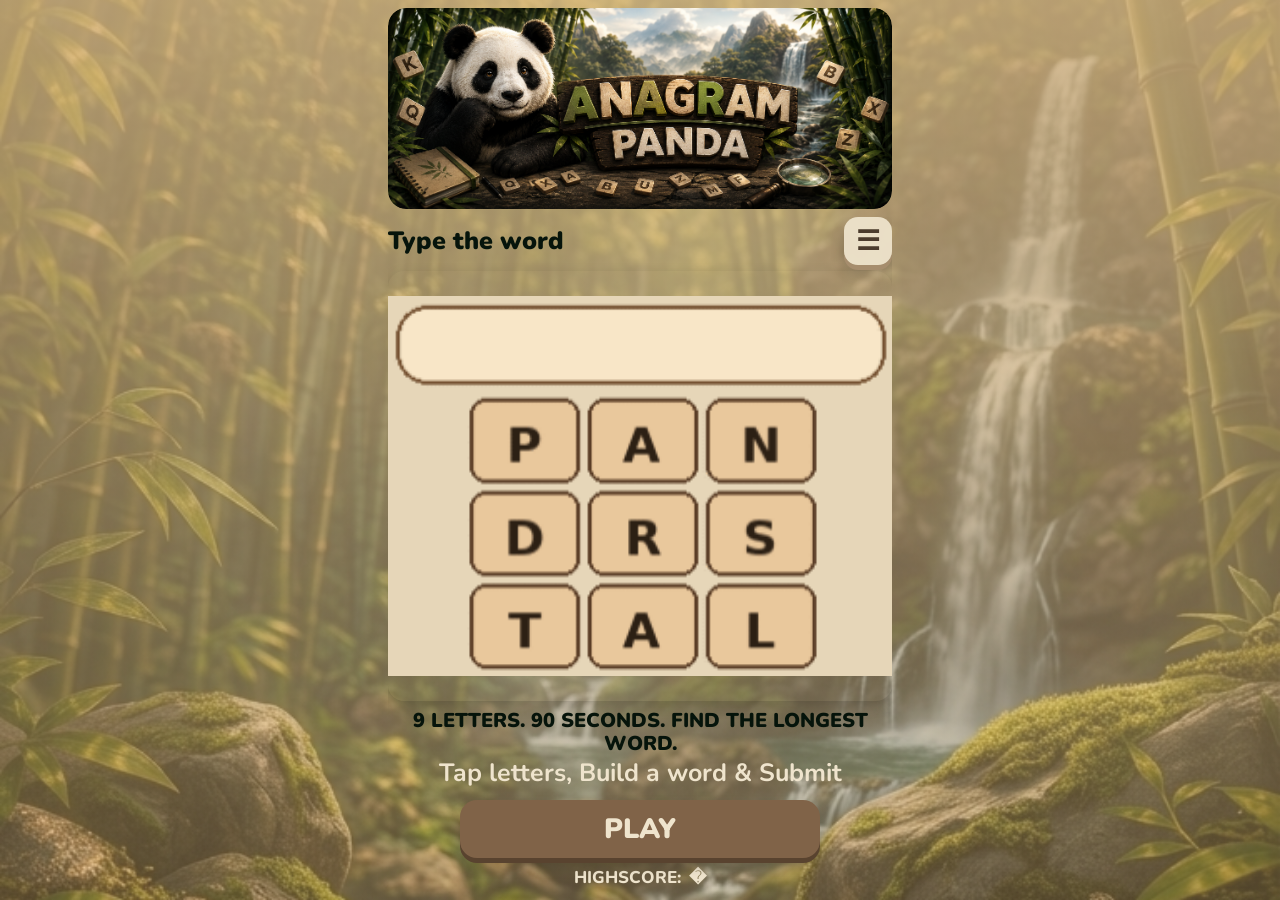
<file: index.html>
<!DOCTYPE html>
<html lang="en">

<head>

<meta charset="UTF-8">

<meta
name="viewport"
content="width=device-width, initial-scale=1, maximum-scale=1, user-scalable=no, viewport-fit=cover">

<link rel="preconnect" href="https://fonts.googleapis.com">
<link rel="preconnect" href="https://fonts.gstatic.com" crossorigin>
<link href="https://fonts.googleapis.com/css2?family=Nunito:wght@400;600;700;800;900&display=swap" rel="stylesheet">



<!-- Google tag (gtag.js) -->
<script async src="https://www.googletagmanager.com/gtag/js?id=G-QW52EWJVKH"></script>

<script>
window.dataLayer = window.dataLayer || [];

function gtag(){
  dataLayer.push(arguments);
}

gtag('js', new Date());
gtag('config', 'G-QW52EWJVKH');
</script>

<title>Anagram Panda</title>

<meta
name="description"
content="Anagram Panda is a fast 9-letter word puzzle game. Find the best word you can before the 90-second timer runs out.">

<link rel="stylesheet" href="home.css">

<link rel="manifest" href="/manifest.json">

<meta name="theme-color" content="#806348">
</head>


<body>

<main class="home">









<!-- LOGO -->





<section class="hero">




<div class="titleArea">

<a
href="game.html"
class="gameLogo">

<img
src="logo.png"
alt="Anagram Panda">

</a>

</div>


<!-- HOW TO PLAY -->

<section
class="howToPlay"
id="howToPlay">

<div class="sectionHeader">

<div class="sectionTitle">
Type the word
</div>



<!-- MENU BUTTON -->

<button
class="menuBtn"
id="menuBtn"
aria-label="Open menu"
aria-expanded="false">
&#9776;

</button>

<nav
class="menuPanel"
id="menuPanel"
aria-hidden="true">

<div class="menuTitle">
MENU
</div>





<button
type="button"
id="audioBtn">
AUDIO
<span id="audioState">ON</span>
</button>

<button
type="button"
id="vibrationBtn">
VIBRATION
<span id="vibrationState">ON</span>
</button>

<a href="about.html">
ABOUT/CONTACT
</a>


<button
type="button"
id="shareBtn">
SHARE GAME
</button>

<button
  type="button"
  id="installBtn">
  INSTALL APP
</button>

<a href="privacy.html">
PRIVACY POLICY
</a>

</nav>


</div>

<div class="howVisual">

<img
src="demo.gif"
class="howBackground"
alt="Anagram Panda gameplay demo">


</div>


<div class="howHeadline">
9 LETTERS. 90 SECONDS. FIND THE LONGEST WORD.
</div>


<div class="howSteps">
Tap letters, Build a word & Submit
</div>

</section>


<!-- PLAY -->

<a
href="game.html"
class="playBtn">

PLAY

</a>


<!-- HIGHEST -->

<section class="quickInfo">

<div class="highestRow">
HIGHSCORE: <strong id="highScore">0</strong>
</div>

</section>


</div>

</section>


</section>


<script>

/* ========================= */
/* MENU */
/* ========================= */

const menuBtn =
document.getElementById("menuBtn");

const menuPanel =
document.getElementById("menuPanel");


menuBtn.addEventListener(
"click",
function(){

const opened =
menuPanel.classList.toggle("open");

menuBtn.setAttribute(
"aria-expanded",
opened
);

menuPanel.setAttribute(
"aria-hidden",
!opened
);

}
);


/* Close menu when selecting a link */

menuPanel
.querySelectorAll("a")
.forEach(function(link){

link.addEventListener(
"click",
function(){

menuPanel.classList.remove("open");

menuBtn.setAttribute(
"aria-expanded",
"false"
);

menuPanel.setAttribute(
"aria-hidden",
"true"
);

}
);
});


/* ========================= */
/* SHARE */
/* ========================= */

const shareBtn =
document.getElementById("shareBtn");


shareBtn.addEventListener(
"click",
async function(){

const shareData = {

title:
"Anagram Panda",

text:
"Can You Beat the Panda? Try Anagram Panda!",

url:
window.location.origin

};


if(navigator.share){

try{

await navigator.share(
shareData
);

}catch(error){

}

}else{

try{

await navigator.clipboard.writeText(
window.location.origin
);

shareBtn.textContent =
"LINK COPIED";

setTimeout(
function(){

shareBtn.textContent =
"SHARE GAME";

},
1600
);

}catch(error){

}

}

}
);


/* ========================= */
/* AUDIO SETTING */
/* ========================= */

const audioBtn =
document.getElementById("audioBtn");

const audioState =
document.getElementById("audioState");


let audioEnabled =
localStorage.getItem("audioEnabled");


if(audioEnabled === null){

audioEnabled = "true";

localStorage.setItem(
"audioEnabled",
"true"
);

}


function updateAudio(){

audioState.textContent =
audioEnabled === "true"
? "ON"
: "OFF";

}


updateAudio();


audioBtn.addEventListener(
"click",
function(){

audioEnabled =
audioEnabled === "true"
? "false"
: "true";

localStorage.setItem(
"audioEnabled",
audioEnabled
);

updateAudio();

}
);


/* ========================= */
/* VIBRATION SETTING */
/* ========================= */

const vibrationBtn =
document.getElementById("vibrationBtn");

const vibrationState =
document.getElementById("vibrationState");


let vibrationEnabled =
localStorage.getItem("vibrationEnabled");


if(vibrationEnabled === null){

vibrationEnabled = "true";

localStorage.setItem(
"vibrationEnabled",
"true"
);

}


function updateVibration(){

vibrationState.textContent =
vibrationEnabled === "true"
? "ON"
: "OFF";

}


updateVibration();


vibrationBtn.addEventListener(
"click",
function(){

vibrationEnabled =
vibrationEnabled === "true"
? "false"
: "true";

localStorage.setItem(
"vibrationEnabled",
vibrationEnabled
);

updateVibration();

}
);


/* ========================= */
/* HIGH SCORE */
/* ========================= */

const highScore =
localStorage.getItem("highScore") || "�";


document.getElementById(
"highScore"
).textContent =
highScore;

/* ========================= */
/* INSTALL APP */
/* ========================= */

let deferredInstallPrompt = null;

window.addEventListener(
  "beforeinstallprompt",
  function(event){

    event.preventDefault();

    deferredInstallPrompt = event;

  }
);

const installBtn =
  document.getElementById("installBtn");

if(installBtn){

  installBtn.addEventListener(
    "click",
    async function(){

      if(!deferredInstallPrompt){

        alert(
          "La instalaci�n no est� disponible todav�a."
        );

        return;

      }

      deferredInstallPrompt.prompt();

      await deferredInstallPrompt.userChoice;

      deferredInstallPrompt = null;

    }
  );

}

window.addEventListener(
  "appinstalled",
  function(){

    deferredInstallPrompt = null;

  }
);

/* ========================= */
/* SERVICE WORKER */
/* ========================= */

if("serviceWorker" in navigator){

  window.addEventListener(
    "load",
    function(){

      navigator.serviceWorker.register(
        "/sw.js"
      ).catch(function(error){

        console.log(
          "Service Worker error:",
          error
        );

      });

    }
  );

}



</script>


</main>

</body>

</html>
</file>
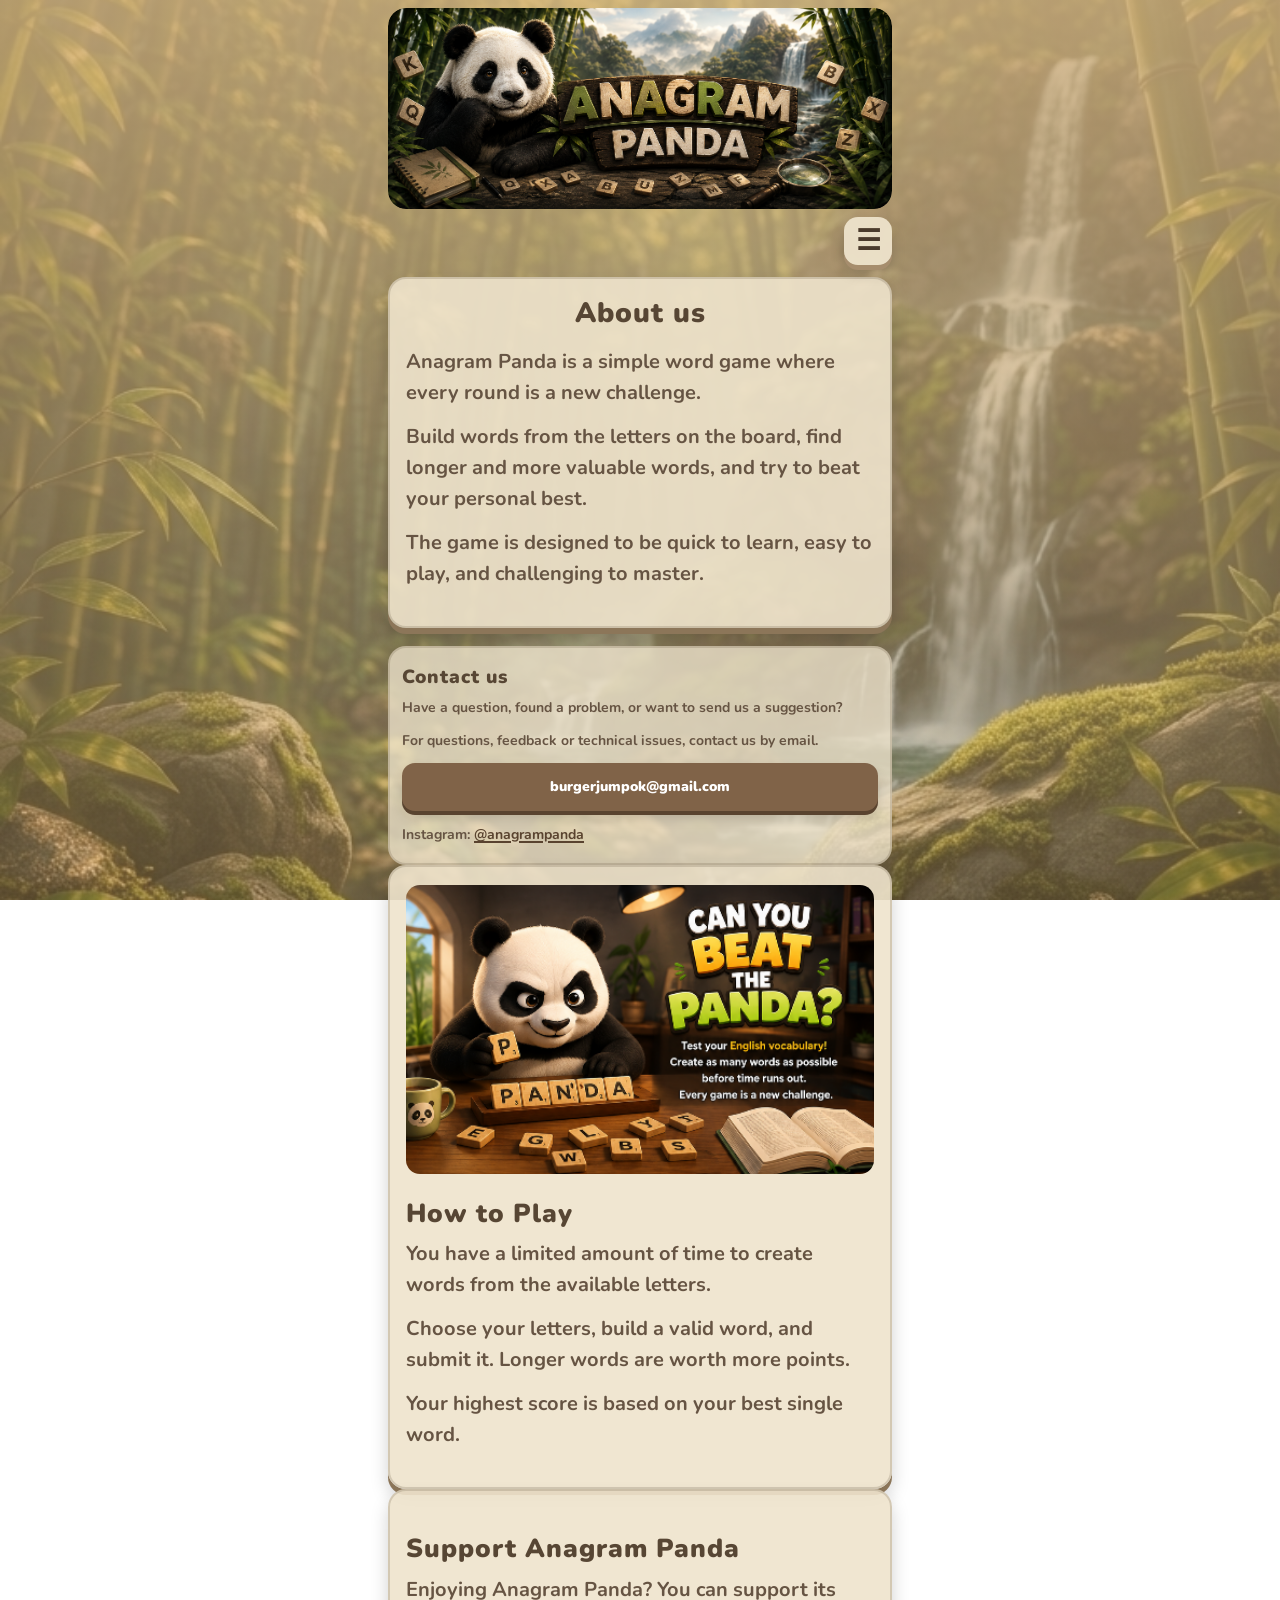
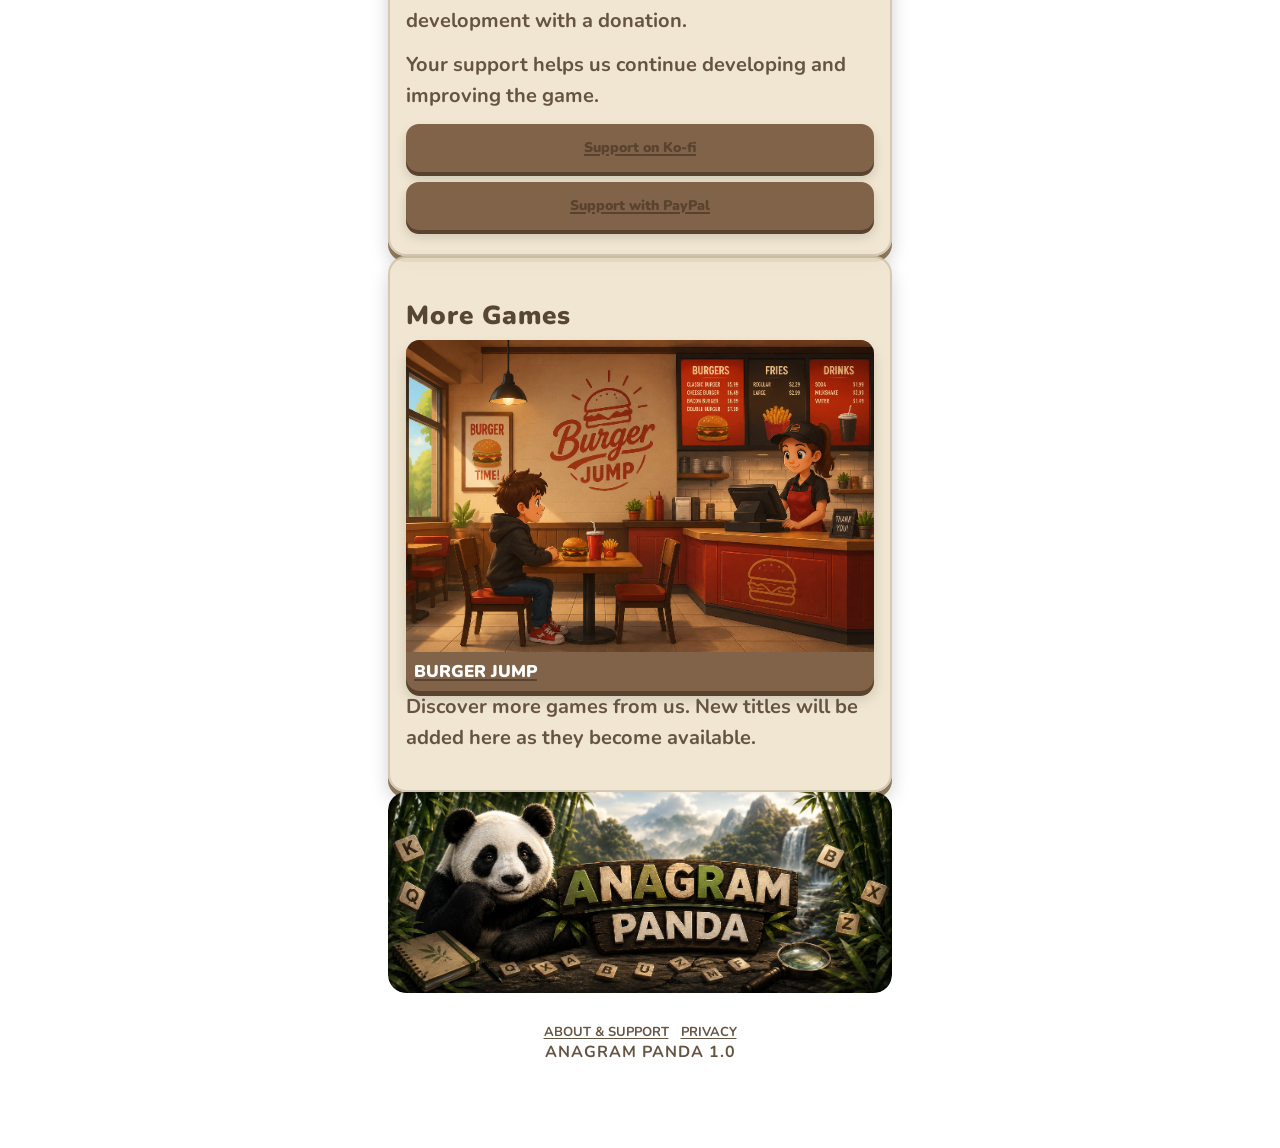
<file: about.html>
<!DOCTYPE html>
<html lang="en">

<head>

<meta charset="UTF-8">

<meta
name="viewport"
content="width=device-width, initial-scale=1, maximum-scale=1, user-scalable=no, viewport-fit=cover">

<title>About & Support — Anagram Panda</title>

<meta
name="description"
content="About, how to play, support and more games from Anagram Panda.">

<link rel="stylesheet" href="info.css">

<meta
name="theme-color"
content="#ff7f7f">


<link rel="preconnect" href="https://fonts.googleapis.com">
<link rel="preconnect" href="https://fonts.gstatic.com" crossorigin>
<link href="https://fonts.googleapis.com/css2?family=Nunito:wght@400;600;700;800;900&display=swap" rel="stylesheet">



</head>


<body>

<main class="home">

<section class="about">


<!-- ========================= -->
<!-- LOGO + MENU -->
<!-- ========================= -->

<div class="infoHeader">

<a
href="index.html"
class="gameLogo">

<img
src="logo.png"
alt="Anagram Panda">

</a>


<button
class="menuBtn"
type="button"
aria-label="Open menu"
onclick="toggleMenu()">

&#9776;

</button>


<div
class="menuPanel"
id="menuPanel">

<div class="menuTitle">
MENU
</div>

<a href="index.html">
MAIN
</a>

<a href="about.html">
ABOUT/CONTACT
</a>

<button
  type="button"
  id="installBtn">
  INSTALL APP
</button>

<a href="privacy.html">
PRIVACY POLICY
</a>

</div>

</div>


<!-- ========================= -->
<!-- CONTENT -->
<!-- ========================= -->

<div class="infoContent">


<h1>
About us
</h1>


<p>
Anagram Panda is a simple word game where every round is a new challenge.
</p>

<p>
Build words from the letters on the board, find longer and more valuable words, and try to beat your personal best.
</p>

<p>
The game is designed to be quick to learn, easy to play, and challenging to master.
</p>
</div>


<!-- ========================= -->
<!-- contact us -->
<!-- ========================= -->

<section class="support">

<h2>
Contact us
</h2>

<p>
Have a question, found a problem, or want to send us a suggestion?
</p>

<p>
For questions, feedback or technical issues, contact us by email.
</p>

<a
class="supportBtn"
href="mailto:burgerjumpok@gmail.com">

burgerjumpok@gmail.com

</a>

<p style="margin-top:14px;margin-bottom:0;">

Instagram:

<a
href="https://www.instagram.com/anagrampanda?stkn=eWdxcmEzcWZmN2xr"
target="_blank"
rel="noopener noreferrer">

@anagrampanda

</a>

</p>

</section>


<!-- ========================= -->
<!-- HOW TO PLAY -->
<!-- ========================= -->
<div class="infoContent">

<img
src="how.png"
alt="How to play Anagram Panda"
style="
display:block;
width:100%;
height:auto;
border-radius:14px;
margin:0 0 16px;
">
<h2>
How to Play
</h2>





<p>
You have a limited amount of time to create words from the available letters.
</p>

<p>
Choose your letters, build a valid word, and submit it. Longer words are worth more points.
</p>

<p>
Your highest score is based on your best single word.
</p>


</div>







<!-- ========================= -->
<!-- SUPPORT ANAGRAM PANDA -->
<!-- ========================= -->
<div class="infoContent">

<h2>
Support Anagram Panda
</h2>

<p>
Enjoying Anagram Panda? You can support its development with a donation.
</p>

<p>
Your support helps us continue developing and improving the game.
</p>

<a
class="supportBtn"
href="TU-LINK-DE-KO-FI"
target="_blank"
rel="noopener noreferrer">

Support on Ko-fi

</a>

<a
class="supportBtn"
href="TU-LINK-DE-PAYPAL"
target="_blank"
rel="noopener noreferrer"
style="margin-top:10px;">

Support with PayPal

</a>

</div>

<!-- ========================= -->
<!-- MORE GAMES -->
<!-- ========================= -->

<div class="infoContent">

<h2>
More Games
</h2>


<a
class="gamePromo"
href="https://burgerjump.lat"
target="_blank"
rel="noopener noreferrer">


<img
src="bjad2.png"
alt="Burger Jump">


<div class="promoText">
BURGER JUMP
</div>


</a>


<p>
Discover more games from us. New titles will be added here as they become available.
</p>




</div>

<div class="infoHeader">

<a
href="index.html"
class="gameLogo">

<img
src="logo.png"
alt="Anagram Panda">

</a>
<!-- ========================= -->
<!-- FOOTER -->
<!-- ========================= -->

<footer>




<div class="footerLinks">


<a href="about.html">
ABOUT & SUPPORT
</a>

<a href="privacy.html">
PRIVACY
</a>

</div>
<div class="footerTitle">
ANAGRAM PANDA 1.0
</div>
</footer>


</section>

</main>


<script>

function toggleMenu(){

const menu =
document.getElementById("menuPanel");

menu.classList.toggle("open");

}

</script>

</body>

</html>
</file>
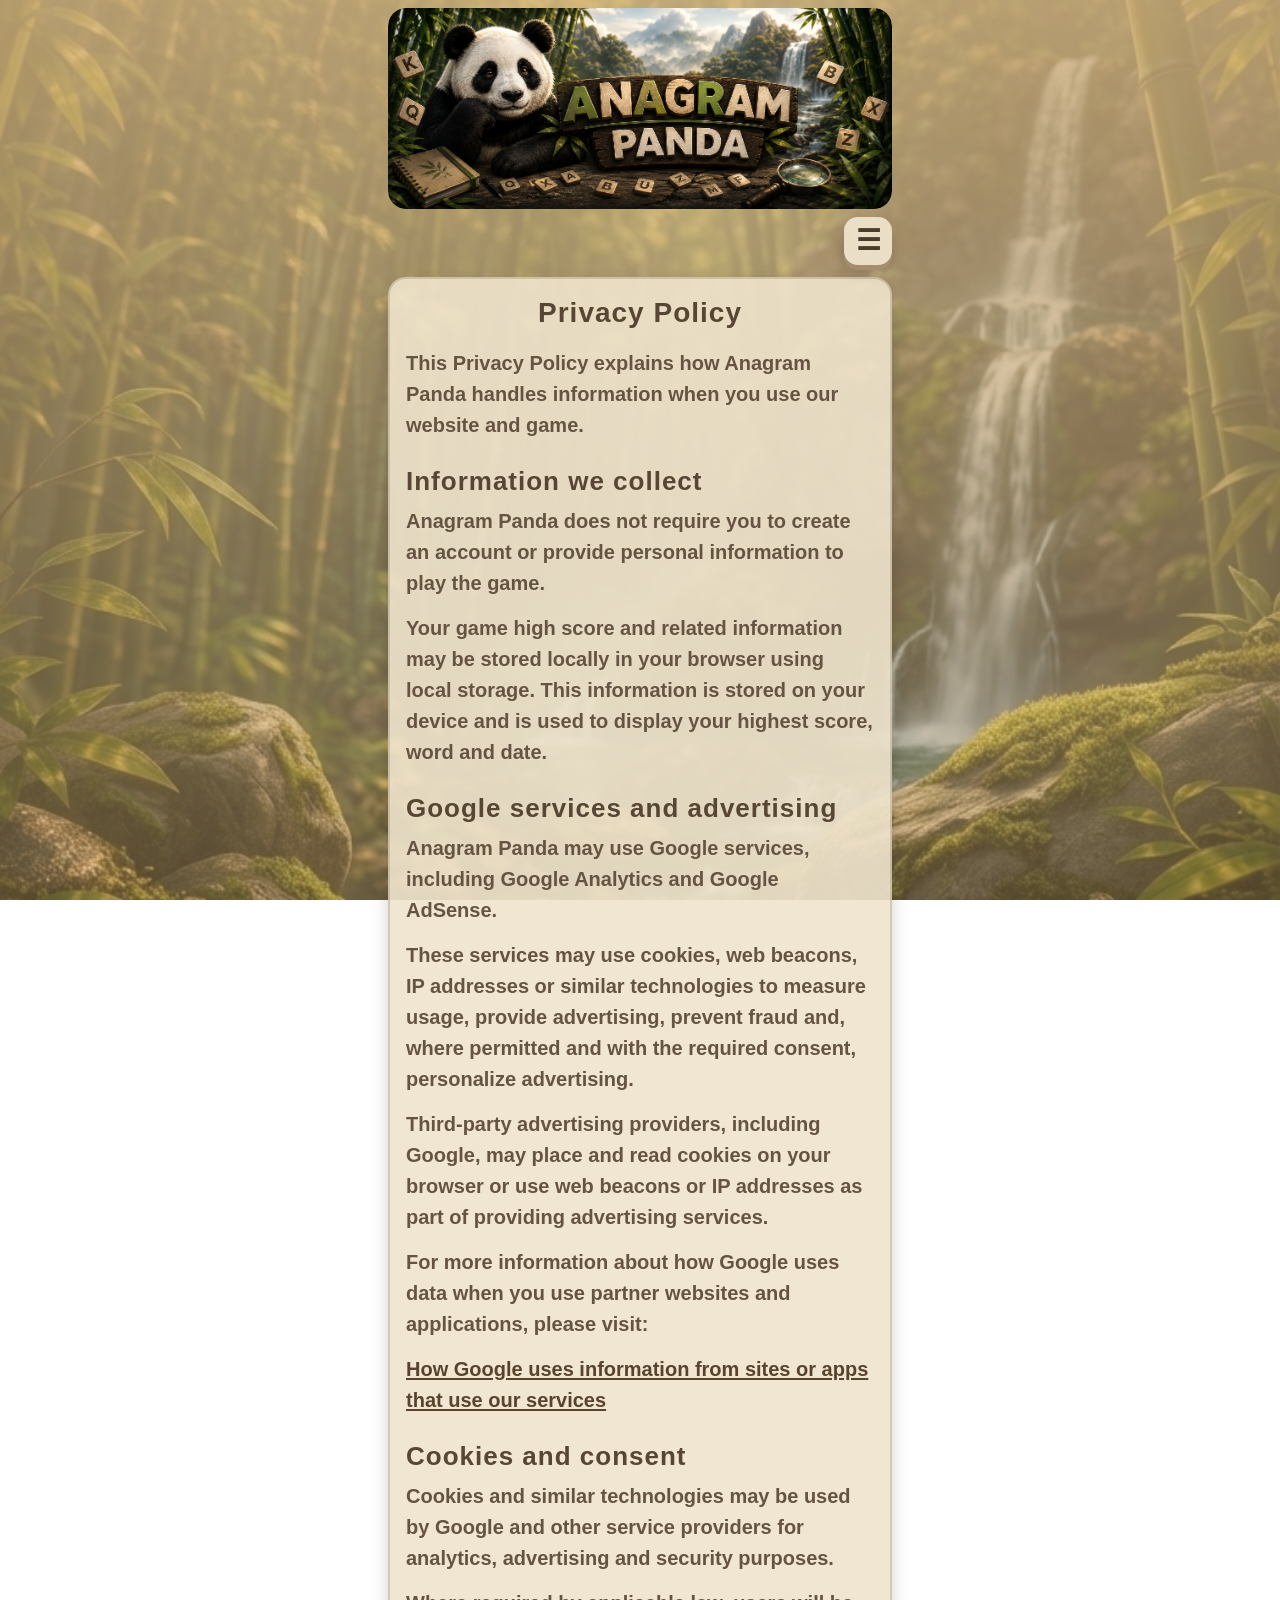
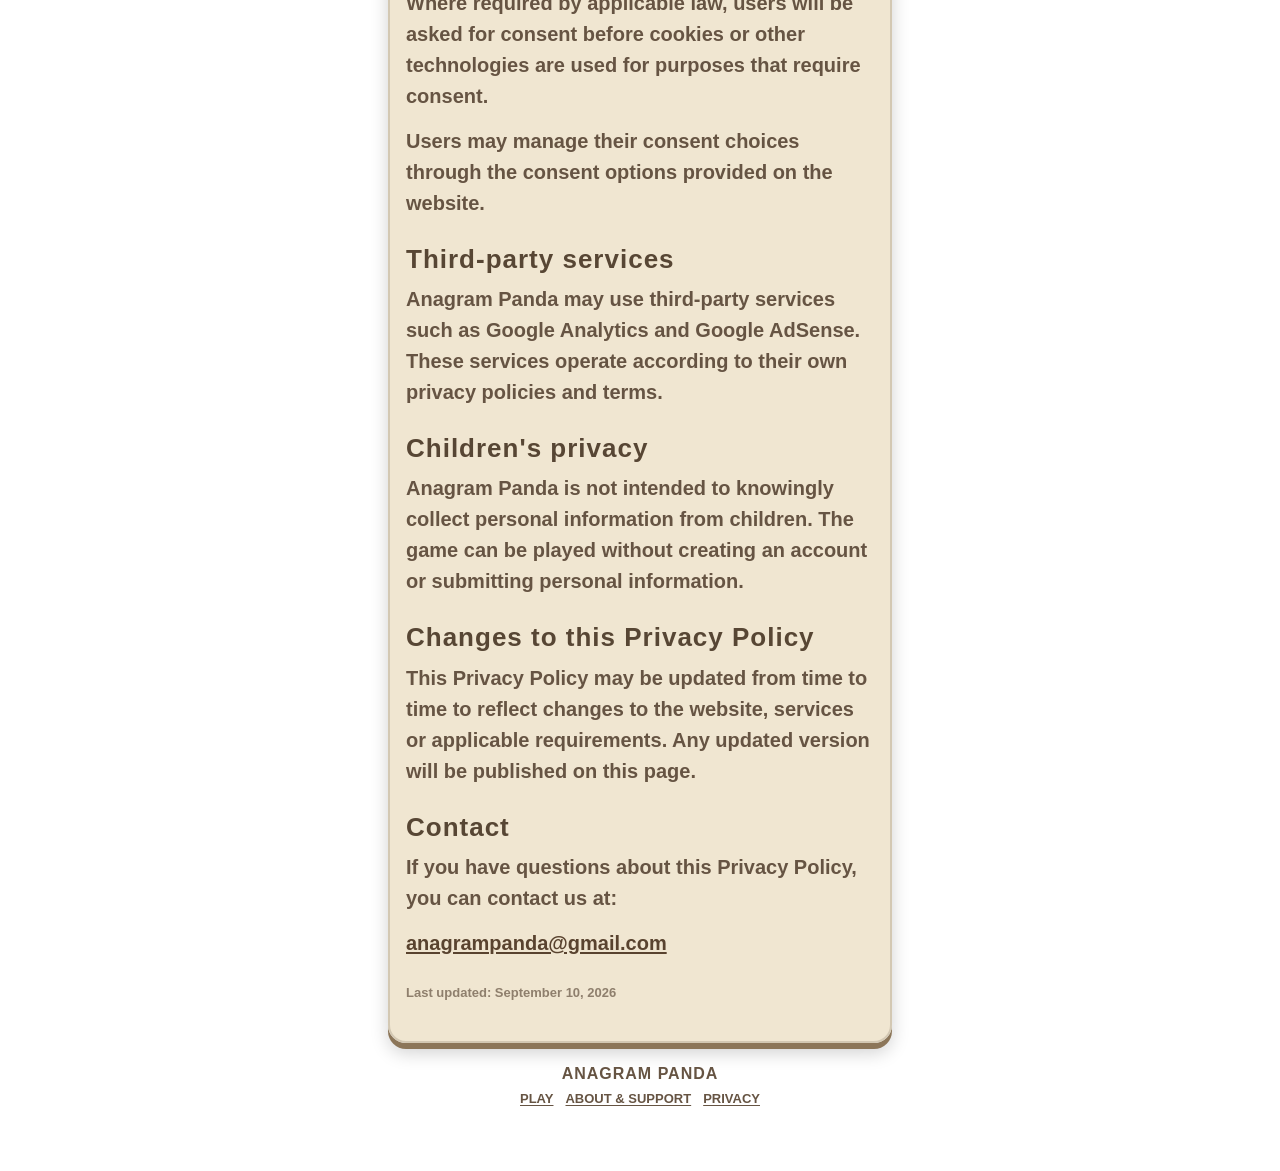
<file: privacy.html>
<!DOCTYPE html>
<html lang="en">

<head>

<meta charset="UTF-8">

<meta
name="viewport"
content="width=device-width, initial-scale=1, maximum-scale=1, user-scalable=no, viewport-fit=cover">

<title>Privacy Policy — Anagram Panda</title>

<meta
name="description"
content="Privacy Policy for Anagram Panda.">

<link rel="stylesheet" href="info.css">

<meta
name="theme-color"
content="#ff7f7f">

</head>


<body>

<main class="home">

<section class="about">


<!-- ========================= -->
<!-- LOGO + MENU -->
<!-- ========================= -->

<div class="infoHeader">

<a
href="index.html"
class="gameLogo">

<img
src="logo.png"
alt="Anagram Panda">

</a>


<button
class="menuBtn"
type="button"
aria-label="Open menu"
onclick="toggleMenu()">

☰

</button>


<div
class="menuPanel"
id="menuPanel">

<div class="menuTitle">
MENU
</div>

<a href="index.html">
PLAY
</a>

<a href="about.html">
ABOUT & SUPPORT
</a>

<a href="privacy.html">
PRIVACY POLICY
</a>

</div>

</div>


<!-- ========================= -->
<!-- PRIVACY CONTENT -->
<!-- ========================= -->

<div class="infoContent privacyContent">


<h1>
Privacy Policy
</h1>


<p>
This Privacy Policy explains how Anagram Panda handles information when you use our website and game.
</p>


<h2>
Information we collect
</h2>


<p>
Anagram Panda does not require you to create an account or provide personal information to play the game.
</p>


<p>
Your game high score and related information may be stored locally in your browser using local storage. This information is stored on your device and is used to display your highest score, word and date.
</p>


<h2>
Google services and advertising
</h2>


<p>
Anagram Panda may use Google services, including Google Analytics and Google AdSense.
</p>


<p>
These services may use cookies, web beacons, IP addresses or similar technologies to measure usage, provide advertising, prevent fraud and, where permitted and with the required consent, personalize advertising.
</p>


<p>
Third-party advertising providers, including Google, may place and read cookies on your browser or use web beacons or IP addresses as part of providing advertising services.
</p>


<p>
For more information about how Google uses data when you use partner websites and applications, please visit:
</p>


<p>

<a
href="https://policies.google.com/technologies/partner-sites"
target="_blank"
rel="noopener noreferrer">

How Google uses information from sites or apps that use our services

</a>

</p>


<h2>
Cookies and consent
</h2>


<p>
Cookies and similar technologies may be used by Google and other service providers for analytics, advertising and security purposes.
</p>


<p>
Where required by applicable law, users will be asked for consent before cookies or other technologies are used for purposes that require consent.
</p>


<p>
Users may manage their consent choices through the consent options provided on the website.
</p>


<h2>
Third-party services
</h2>


<p>
Anagram Panda may use third-party services such as Google Analytics and Google AdSense. These services operate according to their own privacy policies and terms.
</p>


<h2>
Children's privacy
</h2>


<p>
Anagram Panda is not intended to knowingly collect personal information from children. The game can be played without creating an account or submitting personal information.
</p>


<h2>
Changes to this Privacy Policy
</h2>


<p>
This Privacy Policy may be updated from time to time to reflect changes to the website, services or applicable requirements. Any updated version will be published on this page.
</p>


<h2>
Contact
</h2>


<p>
If you have questions about this Privacy Policy, you can contact us at:
</p>


<p>

<a href="mailto:anagrampanda@gmail.com">

anagrampanda@gmail.com

</a>

</p>


<p class="lastUpdated">
Last updated: September 10, 2026
</p>


</div>


<!-- ========================= -->
<!-- FOOTER -->
<!-- ========================= -->

<footer>

<div class="footerTitle">
ANAGRAM PANDA
</div>


<div class="footerLinks">

<a href="index.html">
PLAY
</a>

<a href="about.html">
ABOUT & SUPPORT
</a>

<a href="privacy.html">
PRIVACY
</a>

</div>

</footer>


</section>

</main>


<script>

function toggleMenu(){

const menu =
document.getElementById("menuPanel");

menu.classList.toggle("open");

}

</script>

</body>

</html>
</file>
<file: home.css>
/* =========================================================
   ANAGRAM PANDA — HOME
   ========================================================= */

html{
-webkit-text-size-adjust:100%;
text-size-adjust:100%;
}

*{
box-sizing:border-box;
}

html,
body{
margin:0;
padding:0;
min-height:100%;
}

body{
overflow:hidden;

font-family:"Nunito", Arial, sans-serif;

color:#efe4cd;

background:
linear-gradient(
rgba(214,181,130,0.82),
rgba(202,165,112,0.38)
),
url("background.png");

background-size:cover;
background-position:center;
background-attachment:fixed;
background-repeat:no-repeat;
}

a{
text-decoration:none;
}


/* =========================================================
   HOME
   ========================================================= */

.home{
width:100%;
height:100dvh;
overflow:hidden;
}

.hero{
position:relative;

width:100%;
max-width:520px;
height:100dvh;
min-height:0;

margin:0 auto;

padding:
calc(8px + env(safe-area-inset-top))
8px
12px;

display:flex;
flex-direction:column;
align-items:center;

text-align:center;

overflow:hidden;
}


/* =========================================================
   LOGO
========================================================= */

.titleArea{
width:100%;

margin:0 0 8px;

display:flex;
flex-direction:column;
align-items:center;

flex-shrink:0;
}

.gameLogo{
display:block;

width:100%;

margin:0;

border-radius:18px;

overflow:hidden;
}

.gameLogo img{
display:block;

width:100%;
height:auto;

border-radius:18px;
}


/* =========================================================
   HOW TO PLAY
========================================================= */

.howToPlay{
position:relative;
z-index:10;

width:100%;

margin:0;

display:flex;
flex-direction:column;

flex:1;
min-height:0;

overflow:hidden;
}


/* =========================================================
   HOW TO PLAY HEADER
========================================================= */

.sectionHeader{
position:relative;

width:100%;

min-height:48px;

display:flex;
align-items:center;

margin:0 0 6px;

text-align:left;

flex-shrink:0;
}

.sectionTitle{
flex:1;

font-size:25px;
font-weight:900;

line-height:1;

color:#06140b;
}


/* =========================================================
   MENU BUTTON
========================================================= */

.menuBtn{
position:relative;

width:48px;
height:48px;

margin:0;

padding:0;

flex-shrink:0;

display:flex;
align-items:center;
justify-content:center;

border:none;
border-radius:14px;

background:rgba(239,228,205,0.94);

color:#4b3b2c;

font-family:inherit;
font-size:27px;
font-weight:900;
line-height:1;

box-shadow:
0 5px 0 #a68d6d,
0 8px 14px rgba(0,0,0,0.18);

z-index:1001;

cursor:pointer;
}

.menuBtn:active{
transform:translateY(4px);

box-shadow:
0 2px 0 #a68d6d,
0 4px 8px rgba(0,0,0,0.16);
}


/* =========================================================
   MENU PANEL
========================================================= */

.menuPanel{
position:absolute;

top:48px;
right:0;

width:min(270px,calc(100vw - 24px));

padding:12px;

display:flex;
flex-direction:column;
gap:8px;

background:rgba(239,228,205,0.98);

border:2px solid rgba(87,68,48,0.20);

border-radius:18px;

box-shadow:
0 12px 30px rgba(0,0,0,0.25);

z-index:1002;

transform:
translateY(-8px)
scale(0.96);

opacity:0;

pointer-events:none;

transition:
opacity 0.15s ease,
transform 0.15s ease;
}

.menuPanel.open{
opacity:1;

transform:
translateY(0)
scale(1);

pointer-events:auto;
}


/* =========================================================
   MENU CONTENT
========================================================= */

.menuTitle{
padding:
8px
6px
12px;

font-size:18px;
font-weight:900;

letter-spacing:1px;

color:#4b3b2c;
}

.menuPanel a,
.menuPanel button{
width:100%;
min-height:44px;

display:flex;
align-items:center;
justify-content:flex-start;

padding:
9px
13px;

border:none;
border-radius:12px;

background:#806348;


font-family:inherit;
font-size:15px;
font-weight:800;

text-align:left;

box-shadow:
0 4px 0 #59432f,
0 6px 10px rgba(0,0,0,0.15);

cursor:pointer;
}

.menuPanel a:active,
.menuPanel button:active{
transform:translateY(3px);

box-shadow:
0 1px 0 #59432f,
0 3px 6px rgba(0,0,0,0.12);
}


/* =========================================================
   FLEXIBLE GIF
========================================================= */

.howVisual{
position:relative;

width:100%;

flex:1;
min-height:0;

margin:0;

display:flex;
align-items:center;
justify-content:center;

border-radius:16px;

overflow:hidden;

box-shadow:
0 5px 14px rgba(0,0,0,0.16);
}

.howBackground{
display:block;

width:100%;
height:100%;

object-fit:contain;

border-radius:16px;
}


/* =========================================================
   HEADLINE
========================================================= */

.howHeadline{
width:100%;

margin:
8px
0
3px;

font-size:20px;
font-weight:900;

line-height:1.15;

color:#06140b;

flex-shrink:0;
}


/* =========================================================
   STEPS
========================================================= */

.howSteps{
width:100%;

margin:0;

font-size:25px;
font-weight:700;

line-height:1.2;

color:#efe4cd;

flex-shrink:0;
}


/* =========================================================
   PLAY
========================================================= */

.playBtn{
display:flex;

position:relative;
z-index:1;

width:min(360px,90vw);

height:58px;

margin:
12px
auto
0;

align-items:center;
justify-content:center;

padding:
10px
24px;

border:none;
border-radius:17px;

background:#806348;

color:#efe4cd;

font-family:inherit;

font-size:28px;
font-weight:900;

line-height:1;

box-shadow:
0 5px 0 #59432f,
0 8px 14px rgba(0,0,0,0.18);

cursor:pointer;

flex-shrink:0;
}

.playBtn:active{
transform:translateY(4px);

box-shadow:
0 2px 0 #59432f,
0 4px 8px rgba(0,0,0,0.15);
}


/* =========================================================
   HIGHEST
========================================================= */

.quickInfo{
width:100%;

margin:
10px
0
0;

padding:0;

text-align:center;

flex-shrink:0;
}

.highestTitle{
margin:0 0 3px;

font-size:19px;
font-weight:900;

line-height:1.1;

}

.highestRow{
display:flex;

align-items:center;
justify-content:center;

gap:8px;

white-space:nowrap;

font-size:17px;
font-weight:800;

line-height:1.15;

}

#highScore{
font-weight:900;
}

#highScoreWord{
font-weight:900;
}

#highScoreDate{
font-weight:700;
}


/* =========================================================
   AUDIO / VIBRATION
========================================================= */

#audioState,
#vibrationState{
margin-left:8px;
}


/* =========================================================
   ACCESSIBILITY
========================================================= */

button,
a{
-webkit-tap-highlight-color:transparent;
}

button:focus-visible,
a:focus-visible{
outline:3px solid rgba(6,20,11,0.55);
outline-offset:3px;
}


/* =========================================================
   SHORT SCREENS
========================================================= */

@media(max-height:700px){

.hero{
padding-top:
calc(6px + env(safe-area-inset-top));

padding-bottom:8px;
}

.titleArea{
margin-bottom:4px;
}

.sectionHeader{
min-height:42px;

margin-bottom:4px;
}

.menuBtn{
width:42px;
height:42px;

font-size:24px;

border-radius:12px;
}

.menuPanel{
top:42px;
}

.howHeadline{
margin-top:5px;
margin-bottom:2px;

font-size:17px;
}

.howSteps{
font-size:14px;

margin-bottom:0;
}

.playBtn{
height:52px;

margin-top:7px;

font-size:25px;
}

.quickInfo{
margin-top:6px;
}

.highestTitle{
font-size:17px;
}

.highestRow{
font-size:25px;

gap:6px;
}

}


/* =========================================================
   VERY SHORT SCREENS
========================================================= */

@media(max-height:620px){

.hero{
padding-top:
calc(4px + env(safe-area-inset-top));

padding-bottom:5px;
}

.howHeadline{
margin-top:4px;

font-size:15px;
}

.howSteps{
font-size:13px;
}

.playBtn{
height:46px;

margin-top:6px;

font-size:23px;
}

.quickInfo{
margin-top:5px;
}

.highestTitle{
font-size:15px;
}

.highestRow{
font-size:18px;

gap:6px;
}

}
</file>
<file: info.css>
/* ========================= */
/* INFO PAGES — ANAGRAM PANDA */
/* ========================= */


/* ========================= */
/* BASIC */
/* ========================= */

html{
-webkit-text-size-adjust:100%;
text-size-adjust:100%;

margin:0;
padding:30;

min-height:100%;
}

*{
box-sizing:border-box;
}



html,
body{
margin:0;
padding:0;

min-height:100%;

font-family:"Nunito", Arial, sans-serif;
}

body{

color:#06140b;

background:

linear-gradient(
rgba(214,181,130,0.82),
rgba(202,165,112,0.38)
),

url("background.png");

background-size:cover;
background-position:center;
background-attachment:fixed;

overflow-x:hidden;
overflow-y:auto;

}


/* ========================= */
/* LINKS */
/* ========================= */

a{
color:inherit;
text-decoration:none;
}


/* ========================= */
/* MAIN */
/* ========================= */

.home{

width:100%;
min-height:100vh;

display:flex;
flex-direction:column;
align-items:center;

}


/* ========================= */
/* INFO CONTAINER */
/* ========================= */

.about{

position:relative;

width:100%;
max-width:520px;

margin:0 auto;

padding:
8px
8px
35px;

padding-top:
calc(
8px +
env(safe-area-inset-top)
);

}


/* ========================= */
/* HEADER */
/* ========================= */

.infoHeader{

position:relative;

width:100%;

display:flex;
align-items:center;
justify-content:center;

margin-bottom:12px;

}


/* ========================= */
/* LOGO */
/* ========================= */

.titleArea{

width:100%;

margin:0;

}

.gameLogo{

display:block;

width:100%;

margin:0;

border-radius:18px;

overflow:hidden;

}

.gameLogo img{

display:block;

width:100%;
max-width:none;
height:auto;

border-radius:18px;

}


/* ========================= */
/* MENU BUTTON */
/* ========================= */

.menuBtn{

position:absolute;

top:
calc(
10px +
env(safe-area-inset-top)
);

right:12px;

width:48px;
height:48px;

display:flex;
align-items:center;
justify-content:center;

padding:0;

border:none;
border-radius:14px;

background:
rgba(239,228,205,0.94);

color:#4b3b2c;

font-family:inherit;

font-size:28px;
font-weight:bold;

line-height:1;

box-shadow:
0 5px 0 #a68d6d,
0 8px 14px rgba(0,0,0,0.18);

z-index:1000;

cursor:pointer;

}

.menuBtn:active{

transform:
translateY(4px);

box-shadow:
0 2px 0 #a68d6d,
0 4px 8px rgba(0,0,0,0.16);

}


/* ========================= */
/* MENU PANEL */
/* ========================= */

.menuPanel{

position:fixed;

top:
calc(
68px +
env(safe-area-inset-top)
);

right:12px;

width:min(
270px,
calc(100vw - 24px)
);

padding:12px;

display:flex;
flex-direction:column;
gap:8px;

background:
rgba(239,228,205,0.98);

border:
2px solid rgba(87,68,48,0.20);

border-radius:18px;

box-shadow:
0 12px 30px rgba(0,0,0,0.25);

z-index:999;

transform:
translateY(-10px)
scale(0.96);

opacity:0;

pointer-events:none;

transition:
opacity 0.15s ease,
transform 0.15s ease;

}

.menuPanel.open{

opacity:1;

transform:
translateY(0)
scale(1);

pointer-events:auto;

}

.menuTitle{

padding:
8px
6px
12px;

font-size:18px;
font-weight:900;

letter-spacing:1px;

color:#111111;

}

.menuPanel a,
.menuPanel button{

width:100%;

min-height:44px;

display:flex;
align-items:center;
justify-content:flex-start;

padding:
9px
13px;

border:none;
border-radius:12px;

background:#806348;

color:#ffffff;

font-family:inherit;

font-size:15px;
font-weight:bold;

text-align:left;

box-shadow:
0 4px 0 #59432f,
0 6px 10px rgba(0,0,0,0.15);

}

.menuPanel a:active,
.menuPanel button:active{

transform:
translateY(3px);

box-shadow:
0 1px 0 #59432f,
0 3px 6px rgba(0,0,0,0.12);

}


/* ========================= */
/* CONTENT CARD */
/* ========================= */

.infoContent{

width:100%;

padding:
18px
16px
24px;

border-radius:18px;

background:
rgba(239,228,205,0.90);

border:
2px solid rgba(84,66,46,0.18);

box-shadow:
0 6px 0 #8c7659,
0 10px 18px rgba(0,0,0,0.18);

}


/* ========================= */
/* MAIN TITLE */
/* ========================= */

.about h1{

margin:
0
0
16px;

font-size:28px;

font-weight:900;

letter-spacing:1px;

line-height:1.15;

color:#574634;

text-align:center;

}


/* ========================= */
/* SECTION TITLES */
/* ========================= */

.about h2{

margin:
24px
0
9px;

font-size:26px;

font-weight:900;

letter-spacing:1px;

line-height:1.2;

color:#574634;

}


/* ========================= */
/* TEXT */
/* ========================= */

.about p{

margin:
0
0
13px;

font-size:20px;

font-weight:bold;

line-height:1.55;

color:#665443;

}


/* ========================= */
/* CONTENT LINKS */
/* ========================= */

.about p a,
.infoContent a{

color:#59432f;

text-decoration:underline;

text-decoration-thickness:2px;

text-underline-offset:2px;

overflow-wrap:anywhere;

}


/* ========================= */
/* SUPPORT */
/* ========================= */

.support{

width:100%;

margin-top:18px;

padding:
18px
12px;

border-radius:18px;

background:
rgba(239,228,205,0.78);

border:
2px solid rgba(84,66,46,0.18);

}

.support h2{

margin:
0
0
10px;

font-size:19px;

letter-spacing:1px;

color:#574634;

}

.support p{

margin:
0
0
12px;

font-size:14px;

font-weight:bold;

line-height:1.45;

color:#665443;

}

.supportBtn{

display:flex;

align-items:center;
justify-content:center;

width:100%;

min-height:48px;

padding:
10px
15px;

border-radius:13px;

background:#806348;

color:#ffffff;

font-size:14px;
font-weight:900;

text-align:center;

box-shadow:
0 4px 0 #59432f,
0 7px 12px rgba(0,0,0,0.15);

}

.supportBtn:active{

transform:
translateY(3px);

box-shadow:
0 1px 0 #59432f,
0 3px 6px rgba(0,0,0,0.12);

}


/* ========================= */
/* MORE GAMES */
/* ========================= */

.moreGames{

width:100%;

margin-top:18px;

padding:
16px
12px;

border-radius:18px;

background:
rgba(239,228,205,0.78);

border:
2px solid rgba(84,66,46,0.18);

}

.moreGames h2{

margin:
0
0
10px;

font-size:19px;

letter-spacing:1px;

color:#574634;

}

.moreGames p{

margin:
12px
0
0;

font-size:20px;

line-height:1.4;

color:#665443;

font-weight:bold;

}


/* ========================= */
/* GAME PROMO */
/* ========================= */

.gamePromo{

display:block;

width:100%;

border-radius:14px;

overflow:hidden;

background:#806348;

box-shadow:
0 5px 0 #59432f,
0 8px 14px rgba(0,0,0,0.15);

}

.gamePromo:active{

transform:
translateY(4px);

box-shadow:
0 1px 0 #59432f,
0 4px 7px rgba(0,0,0,0.12);

}

.gamePromo img{

display:block;

width:100%;
height:auto;

}

.promoText{

padding:
8px;

font-size:17px;
font-weight:900;

color:#ffffff;

}


/* ========================= */
/* FOOTER */
/* ========================= */

footer{

width:100%;

padding:
22px
12px
30px;

text-align:center;

font-size:14px;

font-weight:bold;

color:#665443;

}

.footerTitle{

margin-bottom:8px;

font-size:16px;

letter-spacing:1px;

}

.footerLinks{

display:flex;

justify-content:center;
align-items:center;

flex-wrap:wrap;

gap:12px;

margin-top:8px;

font-size:13px;

}

.footerLinks a{

text-decoration:underline;

text-underline-offset:2px;

}


/* ========================= */
/* PRIVACY POLICY */
/* ========================= */

.privacyContent{

width:100%;

}

.privacyContent h1{

margin-bottom:18px;

}

.privacyContent h2{

margin-top:25px;

}

.privacyContent p{

margin-bottom:14px;

}


/* ========================= */
/* LAST UPDATED */
/* ========================= */

.lastUpdated{

margin-top:24px !important;

font-size:13px !important;

opacity:0.70;

}


/* ========================= */
/* SMALL SCREENS */
/* ========================= */

@media(max-width:380px){

.about{

padding-left:10px;
padding-right:10px;

}

.infoContent{

padding:
16px
13px
22px;

}

.about h1{

font-size:25px;

}

.about h2{

font-size:19px;

}

.about p{

font-size:14px;

}

.support p,
.moreGames p{

font-size:13px;

}

}


/* ========================= */
/* LANDSCAPE */
/* ========================= */

@media(
max-height:500px
) and (
orientation:landscape
){

.about{

padding-bottom:25px;

}

.infoContent{

padding:
14px
16px
20px;

}

.about h1{

font-size:24px;

}

.about h2{

font-size:18px;

}

}


/* ========================= */
/* ACCESSIBILITY */
/* ========================= */

@media(
prefers-reduced-motion:reduce
){

*{

scroll-behavior:auto !important;

transition:none !important;

}

}


/* ========================= */
/* SAFE AREA */
/* ========================= */

@supports(
padding:env(safe-area-inset-bottom)
){

.about{

padding-bottom:
calc(
35px +
env(safe-area-inset-bottom)
);

}

}

/* ========================= */
/* INFO HEADER — LOGO + MENU */
/* ========================= */

.infoHeader{

width:100%;

display:flex;
flex-direction:column;
align-items:center;

margin-bottom:12px;

}


/* LOGO — FULL WIDTH */

.infoHeader .gameLogo{

display:block;

width:100%;

margin:0;

border-radius:18px;

overflow:hidden;

}


/* MENU — BELOW LOGO */

.infoHeader .menuBtn{

position:static;

align-self:flex-end;

width:48px;
height:48px;

margin-top:8px;

flex-shrink:0;

display:flex;
align-items:center;
justify-content:center;

}


/* ========================= */
/* INFO MENU — PANEL BELOW ICON */
/* ========================= */

.infoHeader .menuPanel{

position:absolute;

top:auto;

right:0;

margin-top:4px;

}

/* ========================= */
/* INFO HEADER */
/* ========================= */

.infoHeader{

position:relative;

width:100%;

display:flex;
flex-direction:column;
align-items:center;

margin-bottom:12px;

}


/* ========================= */
/* LOGO */
/* ========================= */

.infoHeader .gameLogo{

display:block;

width:100%;

margin:0;

border-radius:18px;

overflow:hidden;

}

.infoHeader .gameLogo img{

display:block;

width:100%;
height:auto;

border-radius:18px;

}


/* ========================= */
/* MENU BUTTON */
/* ========================= */

.infoHeader .menuBtn{

position:static;

align-self:flex-end;

width:48px;
height:48px;

margin-top:8px;

flex-shrink:0;

display:flex;
align-items:center;
justify-content:center;

}


/* ========================= */
/* MENU PANEL */
/* ========================= */

.infoHeader .menuPanel{

position:absolute;

/*
El encabezado contiene:
logo + 8px + botón de 48px.

El panel empieza a la altura
del botón.
*/

top:calc(100% - 48px);

right:0;

width:min(
270px,
calc(100vw - 24px)
);

margin:0;

z-index:999;

}
</file>
